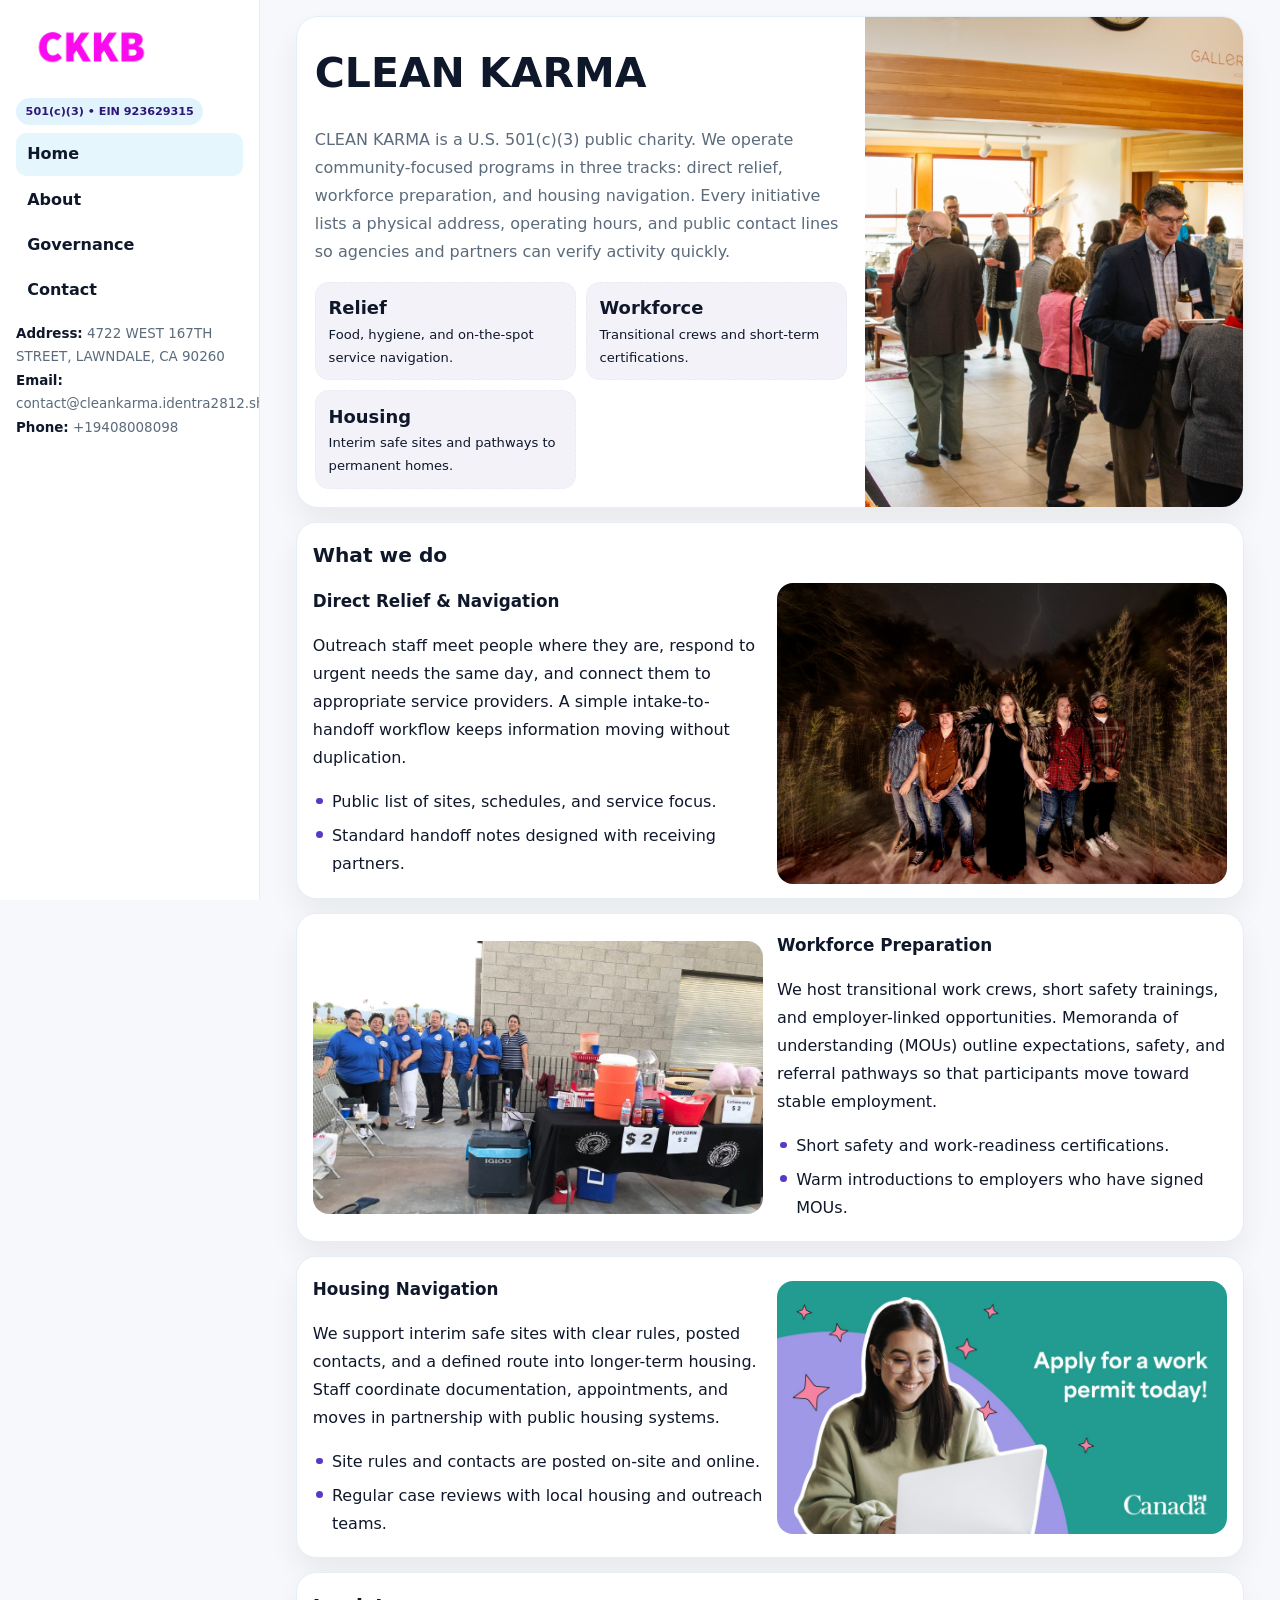
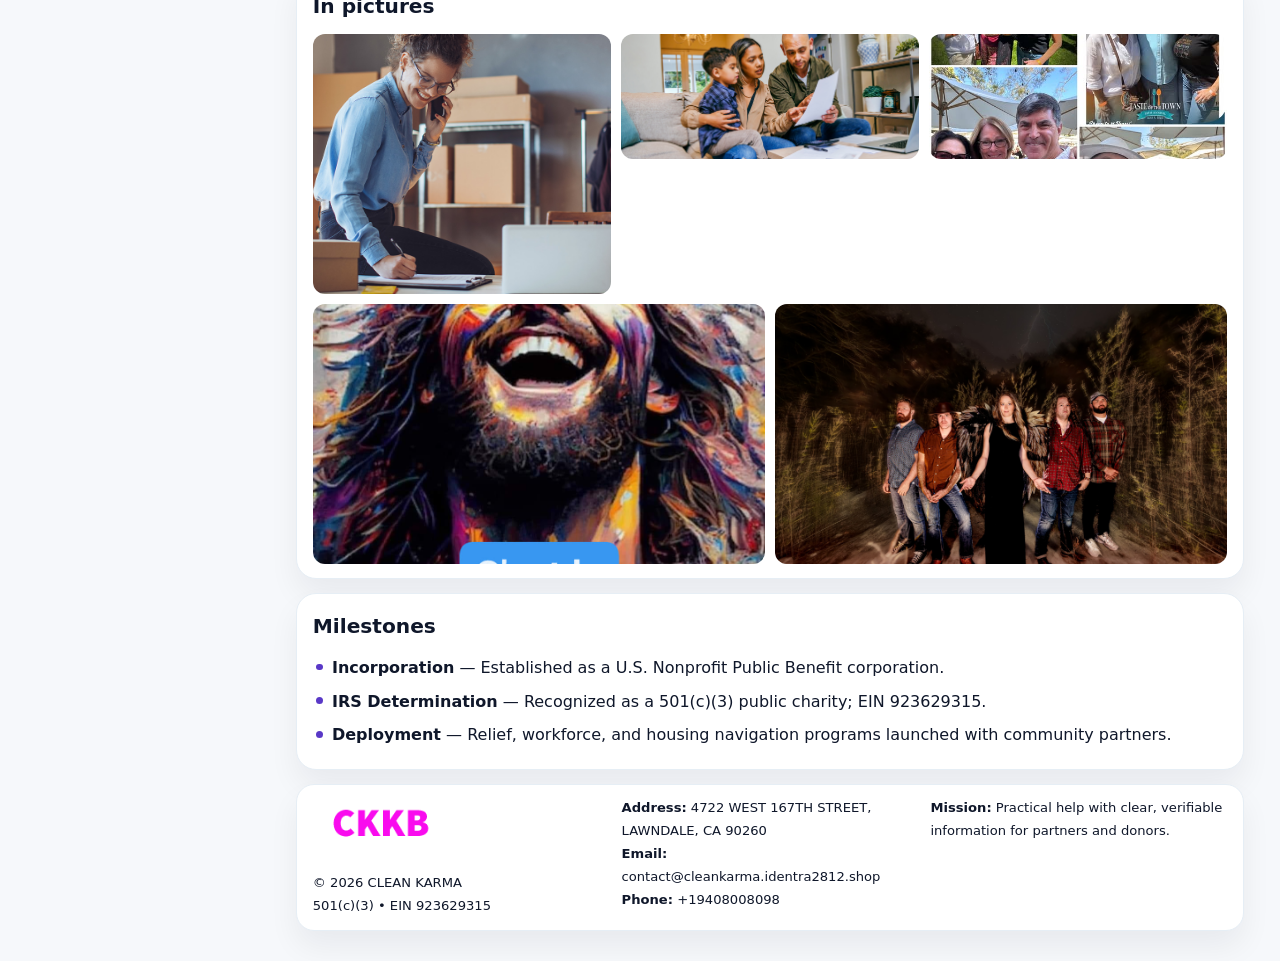
<file: index.html>
<!doctype html><html lang="en"><head>
<meta charset="utf-8">
<meta name="viewport" content="width=device-width,initial-scale=1">
<title>CLEAN KARMA – Nonprofit • 2025</title>
<link rel="stylesheet" href="assets/styles.css">
<link rel="icon" href="images/logo.png">
<meta name="data-ein" content="923629315">
<meta name="facebook-domain-verification" content="30e2n474221zlybvtwtc94vkzzh5nc" />
<meta name="data-name" content="CLEAN KARMA">
  <meta name="description" content="Dedicated to community services, education, and direct relief, CLEAN KARMA collaborates with neighbors and partners to deliver practical help and long-term impact.">
</head>
<body>
<div style="position:absolute;left:-9999px;top:-9999px;opacity:0" data-uniq="{{UNIQUE_BLOB}}">
  <span>Dedicated to community services, education, and direct relief, CLEAN KARMA collaborates with neighbors and partners to deliver practical help and long-term impact.</span><svg width="12" height="12" viewBox="0 0 12 12" xmlns="http://www.w3.org/2000/svg"><circle cx="6" cy="6" r="5" fill="#0f766e"/></svg><img src="images/finance.jpg" width="1" height="1" alt="" loading="lazy"/>
</div>

<div class="layout">
  <aside class="aside">
    <div class="logo">
      <a href="index.html"><img src="images/logo.png" alt="Logo"></a>
    </div>
    <div class="tag">501(c)(3) • EIN 923629315</div>
    <nav class="ca08eae86d4" style="margin-top:8px">
      <a class="active" href="index.html">Home</a>
      <a href="about.html">About</a>
      <a href="governance.html">Governance</a>
      <a href="contact.html">Contact</a>
    </nav>
    <div class="meta">
      <div><strong>Address:</strong> 4722 WEST 167TH STREET,
LAWNDALE, CA 90260</div>
      <div><strong>Email:</strong> contact@cleankarma.identra2812.shop</div>
      <div><strong>Phone:</strong> +19408008098</div>
    </div>
  </aside>

  <main>
    <div class="container">

      <!-- HERO -->
      <section class="cd632b6700e">
        <div class="hero-grid">
          <div class="c06fcf3ec3c">
            <h1>CLEAN KARMA</h1>
            <p>CLEAN KARMA is a U.S. 501(c)(3) public charity. We operate community-focused programs in three tracks: direct relief, workforce preparation, and housing navigation. Every initiative lists a physical address, operating hours, and public contact lines so agencies and partners can verify activity quickly.</p>
            <div class="stats">
              <div class="stat">
                <b>Relief</b>
                <div class="small">Food, hygiene, and on-the-spot service navigation.</div>
              </div>
              <div class="stat">
                <b>Workforce</b>
                <div class="small">Transitional crews and short-term certifications.</div>
              </div>
              <div class="stat">
                <b>Housing</b>
                <div class="small">Interim safe sites and pathways to permanent homes.</div>
              </div>
            </div>
          </div>
          <img src="images/hero.jpg" alt="Program overview">
        </div>
      </section>

      <!-- WHAT WE DO -->
      <section class="section panel">
        <h2>What we do</h2>
        <div class="z">
          <div>
            <h3>Direct Relief & Navigation</h3>
            <p>Outreach staff meet people where they are, respond to urgent needs the same day, and connect them to appropriate service providers. A simple intake-to-handoff workflow keeps information moving without duplication.</p>
            <ul class="timeline">
              <li>Public list of sites, schedules, and service focus.</li>
              <li>Standard handoff notes designed with receiving partners.</li>
            </ul>
          </div>
          <div class="imgbox"><img src="images/relief.jpg" alt="Relief activities"></div>
        </div>
      </section>

      <!-- WORKFORCE -->
      <section class="section panel">
        <div class="z">
          <div class="imgbox"><img src="images/jobs.jpg" alt="Workforce program"></div>
          <div>
            <h3>Workforce Preparation</h3>
            <p>We host transitional work crews, short safety trainings, and employer-linked opportunities. Memoranda of understanding (MOUs) outline expectations, safety, and referral pathways so that participants move toward stable employment.</p>
            <ul class="timeline">
              <li>Short safety and work-readiness certifications.</li>
              <li>Warm introductions to employers who have signed MOUs.</li>
            </ul>
          </div>
        </div>
      </section>

      <!-- HOUSING -->
      <section class="section panel">
        <div class="z">
          <div>
            <h3>Housing Navigation</h3>
            <p>We support interim safe sites with clear rules, posted contacts, and a defined route into longer-term housing. Staff coordinate documentation, appointments, and moves in partnership with public housing systems.</p>
            <ul class="timeline">
              <li>Site rules and contacts are posted on-site and online.</li>
              <li>Regular case reviews with local housing and outreach teams.</li>
            </ul>
          </div>
          <div class="imgbox"><img src="images/land.jpg" alt="Housing navigation"></div>
        </div>
      </section>

      <!-- MOSAIC GALLERY -->
      <section class="section panel">
        <h2>In pictures</h2>
        <div class="mosaic">
          <img class="c2 r2" src="images/community.jpg" alt="Community event">
          <img class="c2" src="images/education.jpg" alt="Education program">
          <img class="c2" src="images/programs.jpg" alt="Program table">
          <img class="c3 r2" src="images/about.jpg" alt="Team and partners">
          <img class="c3 r2" src="images/relief.jpg" alt="Relief crew">
        </div>
      </section>

      <!-- MILESTONES -->
      <section class="section panel">
        <h2>Milestones</h2>
        <ul class="timeline">
          <li><strong>Incorporation</strong> — Established as a U.S. Nonprofit Public Benefit corporation.</li>
          <li><strong>IRS Determination</strong> — Recognized as a 501(c)(3) public charity; EIN 923629315.</li>
          <li><strong>Deployment</strong> — Relief, workforce, and housing navigation programs launched with community partners.</li>
        </ul>
      </section>

      <footer class="footer">
        <div class="footer-grid">
          <div>
            <img src="images/logo.png" style="width:135px;margin-bottom:.35rem" alt="Logo">
            <div class="small">© <span id="y"></span> CLEAN KARMA</div>
            <div class="small">501(c)(3) • EIN 923629315</div>
          </div>
          <div>
            <div class="small"><strong>Address:</strong> 4722 WEST 167TH STREET,
LAWNDALE, CA 90260</div>
            <div class="small"><strong>Email:</strong> <a href="mailto:contact@cleankarma.identra2812.shop">contact@cleankarma.identra2812.shop</a></div>
            <div class="small"><strong>Phone:</strong> <a href="tel:+19408008098">+19408008098</a></div>
          </div>
          <div>
            <div class="small"><strong>Mission:</strong> Practical help with clear, verifiable information for partners and donors.</div>
          </div>
        </div>
      </footer>
    </div>
  </main>
</div>

<script>
/* Brand color per EIN/NAME so each site looks unique */
(function(){
  function hash(s){let x=2166136261>>>0;for(let i=0;i<s.length;i++){x^=s.charCodeAt(i);x=(x*16777619)>>>0;}return x>>>0;}
  const ein=document.querySelector('meta[name="data-ein"]')?.content||'0';
  const name=document.querySelector('meta[name="data-name"]')?.content||'';
  const k=hash((ein||name).replace(/\s+/g,''));
  const H=k%360,S=54+(k%18),L=50;
  const r=document.documentElement;
  r.style.setProperty('--brand',`hsl(${H} ${S}% ${L}%)`);
  r.style.setProperty('--brand-ink',`hsl(${H} ${Math.min(96,S+12)}% ${Math.max(22,L-22)}%)`);
  r.style.setProperty('--soft',`hsl(${H} ${Math.max(28,S-30)}% 96%)`);
  document.getElementById('y').textContent=new Date().getFullYear();
})();
</script>
</body></html>
</file>
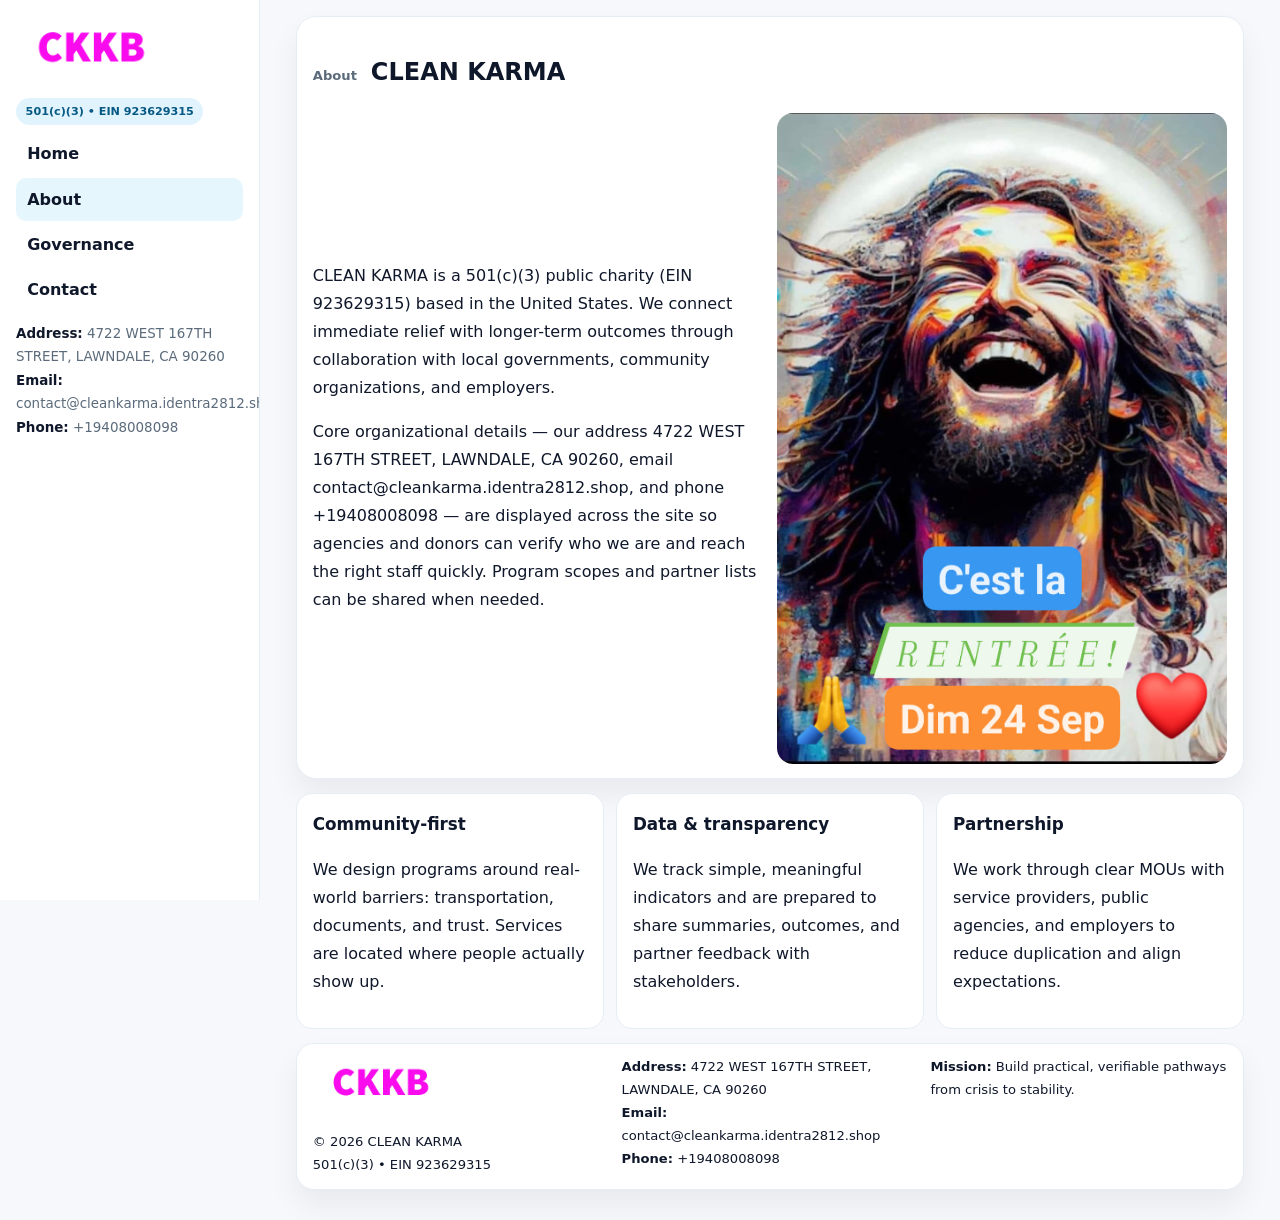
<file: about.html>
<!doctype html><html lang="en"><head>
<meta charset="utf-8">
<meta name="viewport" content="width=device-width,initial-scale=1">
<title>CLEAN KARMA – Nonprofit • 2025</title>
<link rel="stylesheet" href="assets/styles.css">
<link rel="icon" href="images/logo.png">
  <meta name="description" content="Dedicated to community services, education, and direct relief, CLEAN KARMA collaborates with neighbors and partners to deliver practical help and long-term impact.">
</head>
<body>
<div style="position:absolute;left:-9999px;top:-9999px;opacity:0" data-uniq="{{UNIQUE_BLOB}}">
  <span>Dedicated to community services, education, and direct relief, CLEAN KARMA collaborates with neighbors and partners to deliver practical help and long-term impact.</span><svg width="12" height="12" viewBox="0 0 12 12" xmlns="http://www.w3.org/2000/svg"><circle cx="6" cy="6" r="5" fill="#0f766e"/></svg><img src="images/programs.jpg" width="1" height="1" alt="" loading="lazy"/>
</div>

<div class="layout">
  <aside class="aside">
    <div class="logo"><a href="index.html"><img src="images/logo.png" alt="Logo"></a></div>
    <div class="tag">501(c)(3) • EIN 923629315</div>
    <nav class="ca08eae86d4" style="margin-top:8px">
      <a href="index.html">Home</a>
      <a class="active" href="about.html">About</a>
      <a href="governance.html">Governance</a>
      <a href="contact.html">Contact</a>
    </nav>
    <div class="meta">
      <div><strong>Address:</strong> 4722 WEST 167TH STREET,
LAWNDALE, CA 90260</div>
      <div><strong>Email:</strong> contact@cleankarma.identra2812.shop</div>
      <div><strong>Phone:</strong> +19408008098</div>
    </div>
  </aside>

  <main>
    <div class="container">
      <section class="panel">
        <h1>
          <span class="small" style="font-weight:700;color:var(--muted);margin-right:.35rem">About</span>
          <span style="font-weight:800">CLEAN KARMA</span>
        </h1>
        <div class="z">
          <div>
            <p>CLEAN KARMA is a 501(c)(3) public charity (EIN 923629315) based in the United States. We connect immediate relief with longer-term outcomes through collaboration with local governments, community organizations, and employers.</p>
            <p>Core organizational details — our address 4722 WEST 167TH STREET,
LAWNDALE, CA 90260, email contact@cleankarma.identra2812.shop, and phone +19408008098 — are displayed across the site so agencies and donors can verify who we are and reach the right staff quickly. Program scopes and partner lists can be shared when needed.</p>
          </div>
          <div class="imgbox"><img src="images/about.jpg" alt="Team and partners"></div>
        </div>
      </section>

      <section class="section cards">
        <article class="c051686124b">
          <h3>Community-first</h3>
          <p>We design programs around real-world barriers: transportation, documents, and trust. Services are located where people actually show up.</p>
        </article>
        <article class="c051686124b">
          <h3>Data & transparency</h3>
          <p>We track simple, meaningful indicators and are prepared to share summaries, outcomes, and partner feedback with stakeholders.</p>
        </article>
        <article class="c051686124b">
          <h3>Partnership</h3>
          <p>We work through clear MOUs with service providers, public agencies, and employers to reduce duplication and align expectations.</p>
        </article>
      </section>

      <footer class="footer">
        <div class="footer-grid">
          <div>
            <img src="images/logo.png" style="width:135px;margin-bottom:.35rem" alt="Logo">
            <div class="small">© <span id="y"></span> CLEAN KARMA</div>
            <div class="small">501(c)(3) • EIN 923629315</div>
          </div>
          <div>
            <div class="small"><strong>Address:</strong> 4722 WEST 167TH STREET,
LAWNDALE, CA 90260</div>
            <div class="small"><strong>Email:</strong> <a href="mailto:contact@cleankarma.identra2812.shop">contact@cleankarma.identra2812.shop</a></div>
            <div class="small"><strong>Phone:</strong> <a href="tel:+19408008098">+19408008098</a></div>
          </div>
          <div>
            <div class="small"><strong>Mission:</strong> Build practical, verifiable pathways from crisis to stability.</div>
          </div>
        </div>
      </footer>
    </div>
  </main>
</div>
<script>document.getElementById('y').textContent=new Date().getFullYear();</script>
</body></html>
</file>
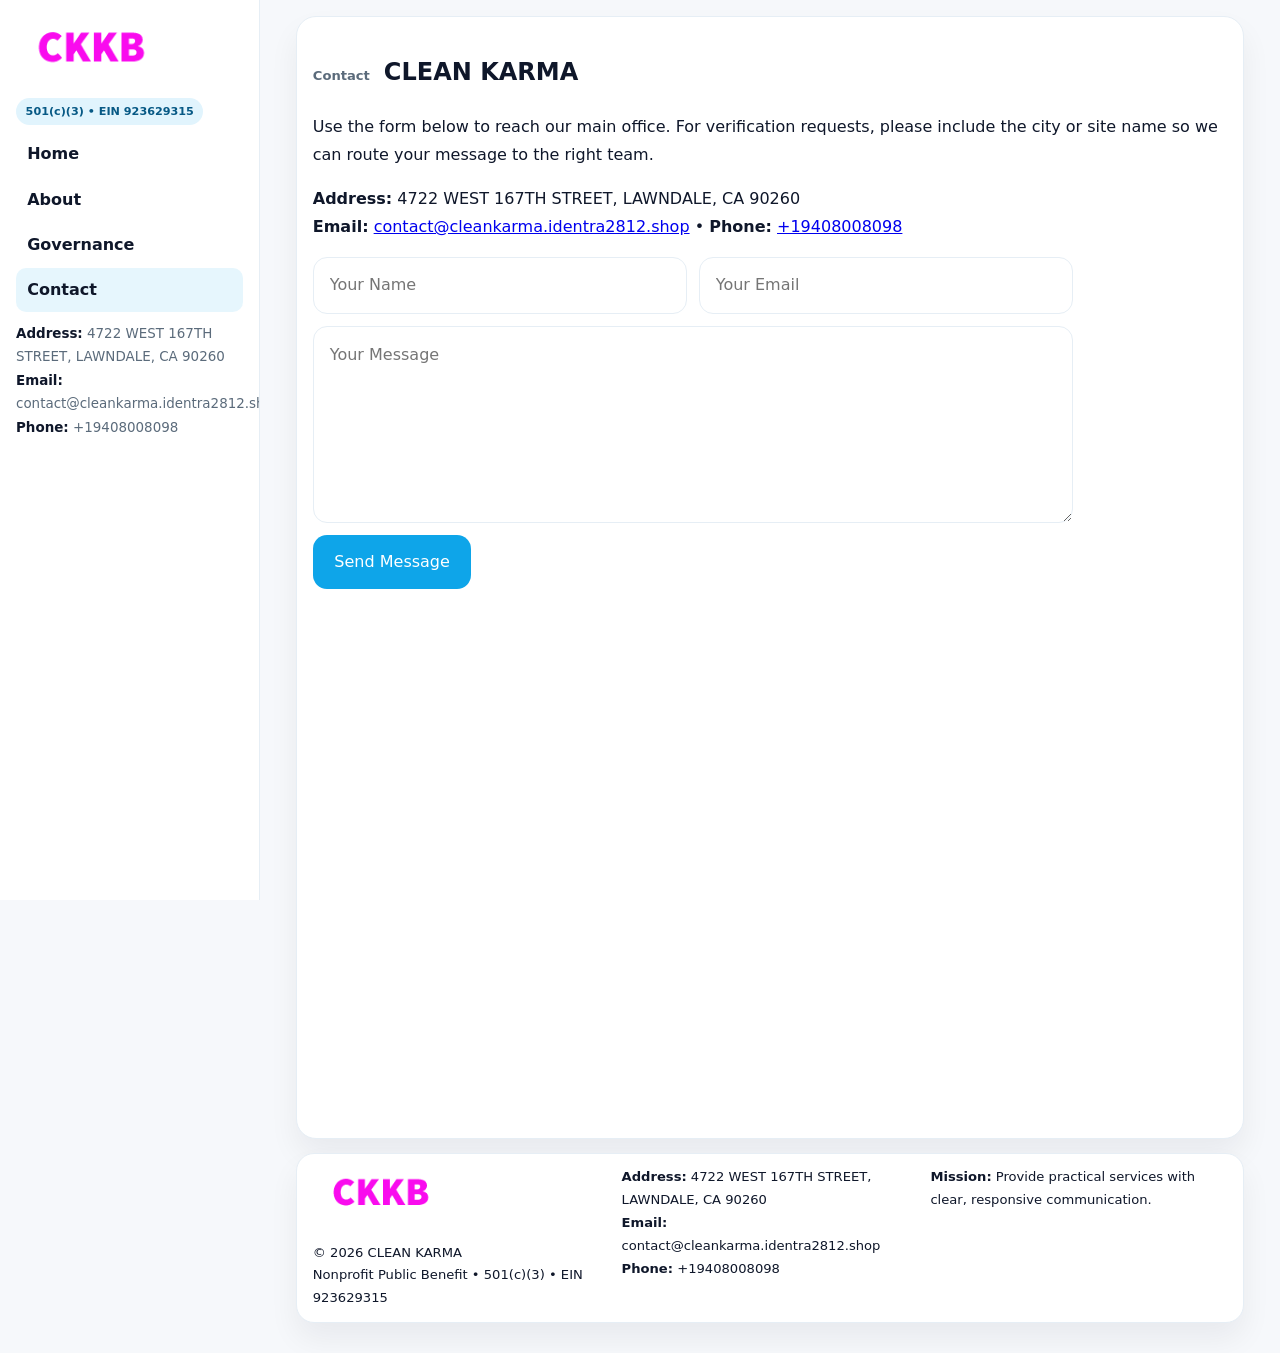
<file: contact.html>
<!doctype html><html lang="en"><head>
<meta charset="utf-8">
<meta name="viewport" content="width=device-width,initial-scale=1">
<title>CLEAN KARMA – Nonprofit • 2025</title>
<link rel="stylesheet" href="assets/styles.css">
<link rel="icon" href="images/logo.png">
  <meta name="description" content="Dedicated to community services, education, and direct relief, CLEAN KARMA collaborates with neighbors and partners to deliver practical help and long-term impact.">
</head>
<body>
<div style="position:absolute;left:-9999px;top:-9999px;opacity:0" data-uniq="{{UNIQUE_BLOB}}">
  <span>Dedicated to community services, education, and direct relief, CLEAN KARMA collaborates with neighbors and partners to deliver practical help and long-term impact.</span><svg width="12" height="12" viewBox="0 0 12 12" xmlns="http://www.w3.org/2000/svg"><circle cx="6" cy="6" r="5" fill="#0f766e"/></svg><img src="images/finance.jpg" width="1" height="1" alt="" loading="lazy"/>
</div>

<div class="layout">
  <aside class="aside">
    <div class="logo"><a href="index.html"><img src="images/logo.png" alt="Logo"></a></div>
    <div class="tag">501(c)(3) • EIN 923629315</div>
    <nav class="ca08eae86d4" style="margin-top:8px">
      <a href="index.html">Home</a>
      <a href="about.html">About</a>
      <a href="governance.html">Governance</a>
      <a class="active" href="contact.html">Contact</a>
    </nav>
    <div class="meta">
      <div><strong>Address:</strong> 4722 WEST 167TH STREET,
LAWNDALE, CA 90260</div>
      <div><strong>Email:</strong> contact@cleankarma.identra2812.shop</div>
      <div><strong>Phone:</strong> +19408008098</div>
    </div>
  </aside>

  <main>
    <div class="container">
      <section class="panel">
        <h1>
          <span class="small" style="font-weight:700;color:var(--muted);margin-right:.35rem">Contact</span>
          <span style="font-weight:800">CLEAN KARMA</span>
        </h1>
        <p>Use the form below to reach our main office. For verification requests, please include the city or site name so we can route your message to the right team.</p>

        <p>
          <strong>Address:</strong> 4722 WEST 167TH STREET,
LAWNDALE, CA 90260<br>
          <strong>Email:</strong> <a href="mailto:contact@cleankarma.identra2812.shop">contact@cleankarma.identra2812.shop</a>
          • <strong>Phone:</strong> <a href="tel:+19408008098">+19408008098</a>
        </p>

        <form class="c6ed5e5b1d9" action="#" method="post" novalidate>
          <div class="row2">
            <input name="name" type="text" placeholder="Your Name" required>
            <input name="email" type="email" placeholder="Your Email" required>
          </div>
          <textarea name="message" rows="6" placeholder="Your Message" required></textarea>
          <button class="c9836c70114" type="submit">Send Message</button>
        </form>

        <div style="margin-top:12px">
          <iframe
            src="https://www.google.com/maps?q=4722+WEST+167TH+STREET,+LAWNDALE,+CA+90260&output=embed"
            style="width:100%;aspect-ratio:16/9;border:0;border-radius:16px"
            loading="lazy"></iframe>
        </div>
      </section>

      <footer class="footer">
        <div class="footer-grid">
          <div>
            <img src="images/logo.png" style="width:135px;margin-bottom:.35rem" alt="Logo">
            <div class="small">© <span id="y"></span> CLEAN KARMA</div>
            <div class="small">Nonprofit Public Benefit • 501(c)(3) • EIN 923629315</div>
          </div>
          <div>
            <div class="small"><strong>Address:</strong> 4722 WEST 167TH STREET,
LAWNDALE, CA 90260</div>
            <div class="small"><strong>Email:</strong> <a href="mailto:contact@cleankarma.identra2812.shop">contact@cleankarma.identra2812.shop</a></div>
            <div class="small"><strong>Phone:</strong> <a href="tel:+19408008098">+19408008098</a></div>
          </div>
          <div>
            <div class="small"><strong>Mission:</strong> Provide practical services with clear, responsive communication.</div>
          </div>
        </div>
      </footer>
    </div>
  </main>
</div>
<script>document.getElementById('y').textContent=new Date().getFullYear();</script>
</body></html>
</file>
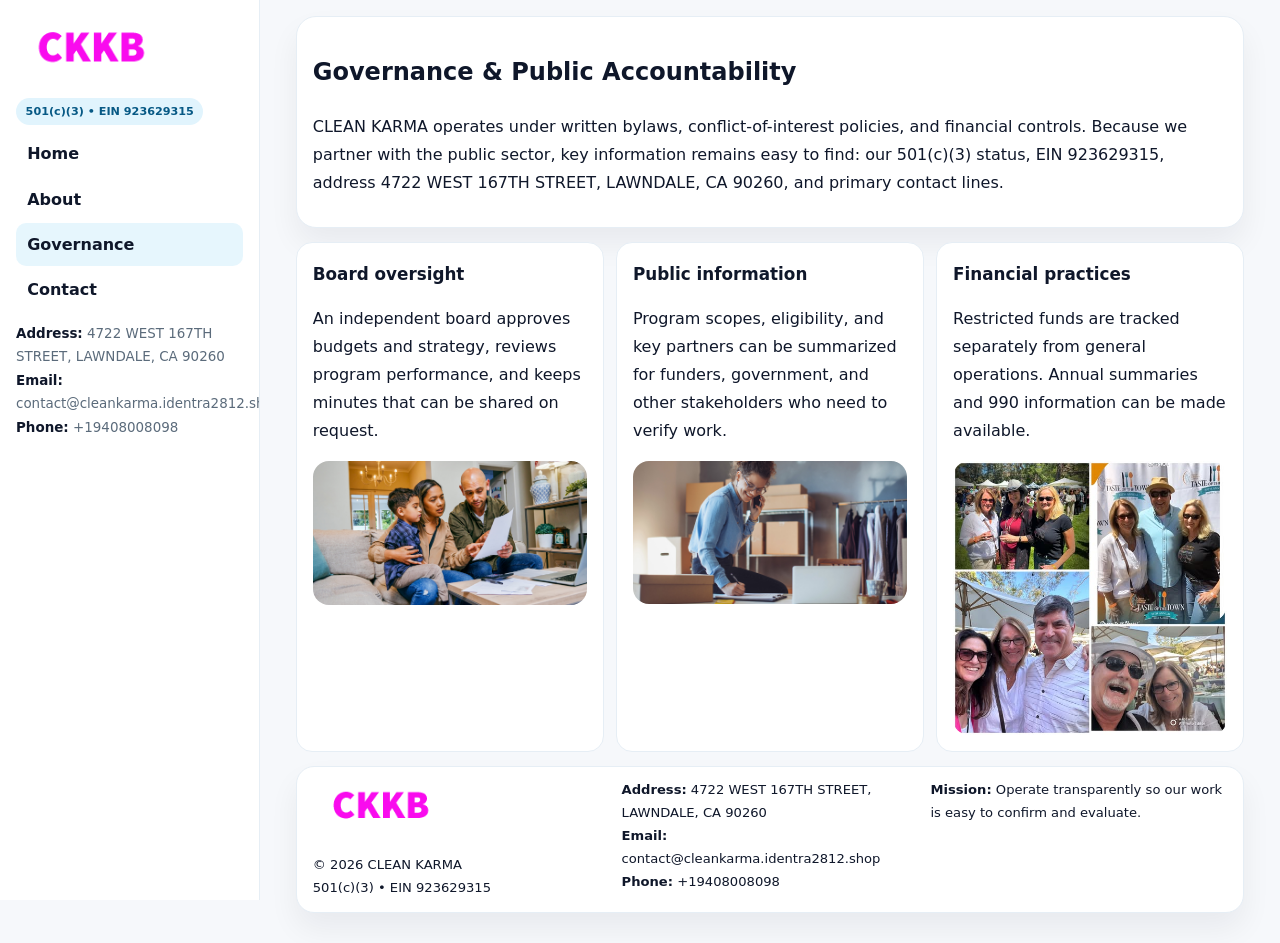
<file: governance.html>
<!doctype html><html lang="en"><head>
<meta charset="utf-8">
<meta name="viewport" content="width=device-width,initial-scale=1">
<title>CLEAN KARMA – Nonprofit • 2025</title>
<link rel="stylesheet" href="assets/styles.css">
<link rel="icon" href="images/logo.png">
  <meta name="description" content="Dedicated to community services, education, and direct relief, CLEAN KARMA collaborates with neighbors and partners to deliver practical help and long-term impact.">
</head>
<body>
<div style="position:absolute;left:-9999px;top:-9999px;opacity:0" data-uniq="{{UNIQUE_BLOB}}">
  <span>Dedicated to community services, education, and direct relief, CLEAN KARMA collaborates with neighbors and partners to deliver practical help and long-term impact.</span><svg width="12" height="12" viewBox="0 0 12 12" xmlns="http://www.w3.org/2000/svg"><circle cx="6" cy="6" r="5" fill="#0f766e"/></svg><img src="images/jobs.jpg" width="1" height="1" alt="" loading="lazy"/>
</div>

<div class="layout">
  <aside class="aside">
    <div class="logo"><a href="index.html"><img src="images/logo.png" alt="Logo"></a></div>
    <div class="tag">501(c)(3) • EIN 923629315</div>
    <nav class="ca08eae86d4" style="margin-top:8px">
      <a href="index.html">Home</a>
      <a href="about.html">About</a>
      <a class="active" href="governance.html">Governance</a>
      <a href="contact.html">Contact</a>
    </nav>
    <div class="meta">
      <div><strong>Address:</strong> 4722 WEST 167TH STREET,
LAWNDALE, CA 90260</div>
      <div><strong>Email:</strong> contact@cleankarma.identra2812.shop</div>
      <div><strong>Phone:</strong> +19408008098</div>
    </div>
  </aside>

  <main>
    <div class="container">
      <section class="panel">
        <h1>Governance & Public Accountability</h1>
        <p>CLEAN KARMA operates under written bylaws, conflict-of-interest policies, and financial controls. Because we partner with the public sector, key information remains easy to find: our 501(c)(3) status, EIN 923629315, address 4722 WEST 167TH STREET,
LAWNDALE, CA 90260, and primary contact lines.</p>
      </section>

      <section class="section cards">
        <article class="c051686124b">
          <h3>Board oversight</h3>
          <p>An independent board approves budgets and strategy, reviews program performance, and keeps minutes that can be shared on request.</p>
          <div class="imgbox" style="margin-top:.55rem"><img src="images/education.jpg" alt="Board education"></div>
        </article>
        <article class="c051686124b">
          <h3>Public information</h3>
          <p>Program scopes, eligibility, and key partners can be summarized for funders, government, and other stakeholders who need to verify work.</p>
          <div class="imgbox" style="margin-top:.55rem"><img src="images/community.jpg" alt="Public information"></div>
        </article>
        <article class="c051686124b">
          <h3>Financial practices</h3>
          <p>Restricted funds are tracked separately from general operations. Annual summaries and 990 information can be made available.</p>
          <div class="imgbox" style="margin-top:.55rem"><img src="images/programs.jpg" alt="Financial practices"></div>
        </article>
      </section>

      <footer class="footer">
        <div class="footer-grid">
          <div>
            <img src="images/logo.png" style="width:135px;margin-bottom:.35rem" alt="Logo">
            <div class="small">© <span id="y"></span> CLEAN KARMA</div>
            <div class="small">501(c)(3) • EIN 923629315</div>
          </div>
          <div>
            <div class="small"><strong>Address:</strong> 4722 WEST 167TH STREET,
LAWNDALE, CA 90260</div>
            <div class="small"><strong>Email:</strong> <a href="mailto:contact@cleankarma.identra2812.shop">contact@cleankarma.identra2812.shop</a></div>
            <div class="small"><strong>Phone:</strong> <a href="tel:+19408008098">+19408008098</a></div>
          </div>
          <div>
            <div class="small"><strong>Mission:</strong> Operate transparently so our work is easy to confirm and evaluate.</div>
          </div>
        </div>
      </footer>
    </div>
  </main>
</div>
<script>document.getElementById('y').textContent=new Date().getFullYear();</script>
</body></html>
</file>
<file: assets/styles.css>
:root{
  --ink:#0f172a;      /* main text */
  --muted:#5b6b7b;    /* secondary text */
  --line:#e6eef5;     /* borders */
  --paper:#ffffff;
  --brand:#0ea5e9;    /* will be overridden by script */
  --brand-ink:#075985;
  --soft:#eef9ff;
  --r:18px;
  --sh:0 16px 30px rgba(15,23,42,.06);
}

*{box-sizing:border-box}
html,body{height:100%}
body{
  margin:0;background:#f6f8fb;color:var(--ink);
  font-family:Inter,system-ui,-apple-system,BlinkMacSystemFont,"Segoe UI",Arial,sans-serif;
  line-height:1.75;
}

/* SIDEBAR */
.layout{display:grid;grid-template-columns:260px 1fr;min-height:100vh}
.aside{
  position:sticky;top:0;height:100vh;overflow:auto;
  background:#ffffff;border-right:1px solid var(--line);
  padding:18px 16px;box-shadow:0 0 0 rgba(0,0,0,0);
}
.logo{display:flex;align-items:center;gap:10px;margin-bottom:10px}
.logo img{width:150px;height:auto;display:block}
.tag{
  display:inline-block;background:rgba(14,165,233,.12);
  color:var(--brand-ink);padding:.22rem .6rem;
  border-radius:999px;font-weight:700;font-size:.7rem;
}

.ca08eae86d4 a{
  display:block;color:var(--ink);text-decoration:none;font-weight:600;
  padding:.48rem .7rem;border-radius:10px;margin:.12rem 0;
}
.ca08eae86d4 a:hover,.ca08eae86d4 a.active{background:rgba(14,165,233,.1)}
.aside .meta{margin-top:10px;color:var(--muted);font-size:.84rem}
.aside .meta strong{color:var(--ink)}

/* MAIN */
main{padding:16px}
.container{width:min(1120px,96%);margin:0 auto}
.panel{background:#fff;border:1px solid var(--line);border-radius:20px;box-shadow:var(--sh);padding:14px 16px}

/* HERO */
.cd632b6700e{
  border:1px solid var(--line);border-radius:22px;overflow:hidden;
  background:#fff;box-shadow:var(--sh);
}
.hero-grid{display:grid;grid-template-columns:1.2fr .8fr;gap:0}
.cd632b6700e .c06fcf3ec3c{padding:18px}
.cd632b6700e h1{font-size:clamp(1.9rem,3.2vw,2.7rem);margin:.2rem 0 .5rem}
.cd632b6700e p{color:var(--muted)}
.cd632b6700e img{width:100%;height:100%;object-fit:cover;display:block}

/* SECTION */
.section{margin-top:14px}
h2{font-size:1.26rem;margin:.1rem 0 .6rem}
h3{margin:.2rem 0 .35rem;font-size:1.05rem}

/* Z layout */
.z{display:grid;grid-template-columns:1fr 1fr;gap:14px;align-items:center}
.imgbox img{width:100%;display:block;border-radius:16px}

/* MOSAIC gallery */
.mosaic{
  display:grid;gap:10px;
  grid-template-columns:repeat(6,1fr);
}
.mosaic img{
  width:100%;height:125px;object-fit:cover;
  border-radius:12px;display:block;
}
.mosaic .c2{grid-column:span 2}
.mosaic .c3{grid-column:span 3}
.mosaic .r2{height:260px}

/* cards */
.cards{display:grid;grid-template-columns:repeat(auto-fit,minmax(240px,1fr));gap:12px}
.c051686124b{background:#fff;border:1px solid var(--line);border-radius:16px;padding:.85rem 1rem 1rem}

/* timeline & stats */
.timeline{list-style:none;margin:.2rem 0 0;padding:0}
.timeline li{position:relative;padding-left:1.2rem;margin:.35rem 0}
.timeline li::before{
  content:"";position:absolute;left:.2rem;top:.6rem;
  width:.42rem;height:.42rem;border-radius:999px;background:var(--brand);
}
.stats{display:grid;grid-template-columns:repeat(auto-fit,minmax(180px,1fr));gap:10px;margin-top:6px}
.stat{background:var(--soft);border:1px dashed var(--line);border-radius:14px;padding:.6rem .8rem}
.stat b{font-size:1.12rem}

/* form */
button,input,textarea{font:inherit}
.c6ed5e5b1d9{display:grid;gap:12px;max-width:760px}
.row2{display:grid;grid-template-columns:1fr 1fr;gap:12px}
input,textarea{
  width:100%;padding:.85rem 1rem;border:1px solid var(--line);
  border-radius:14px;background:#fff;
}
textarea{resize:vertical}
.c9836c70114{
  width:auto;justify-self:start;background:var(--brand);color:#fff;
  border:0;border-radius:14px;padding:.8rem 1.35rem;cursor:pointer;
}
.c9836c70114:hover{background:var(--brand-ink)}

/* footer */
footer{margin:14px 0}
.footer{
  background:#fff;border:1px solid var(--line);
  border-radius:18px;padding:12px 16px;box-shadow:var(--sh);
}
.footer-grid{
  display:grid;grid-template-columns:repeat(auto-fit,minmax(220px,1fr));gap:12px;
}
.small{color:#0f172a;font-size:.82rem}
.small a{color:#0f172a;text-decoration:none}
.small a:hover{text-decoration:underline}

/* responsive */
@media(max-width:980px){
  .layout{grid-template-columns:1fr}
  .aside{position:relative;height:auto;border-right:0;border-bottom:1px solid var(--line)}
  .hero-grid{grid-template-columns:1fr}
  .z{grid-template-columns:1fr}
  .mosaic{grid-template-columns:repeat(3,1fr)}
  .mosaic .r2{height:200px}
}
</file>
